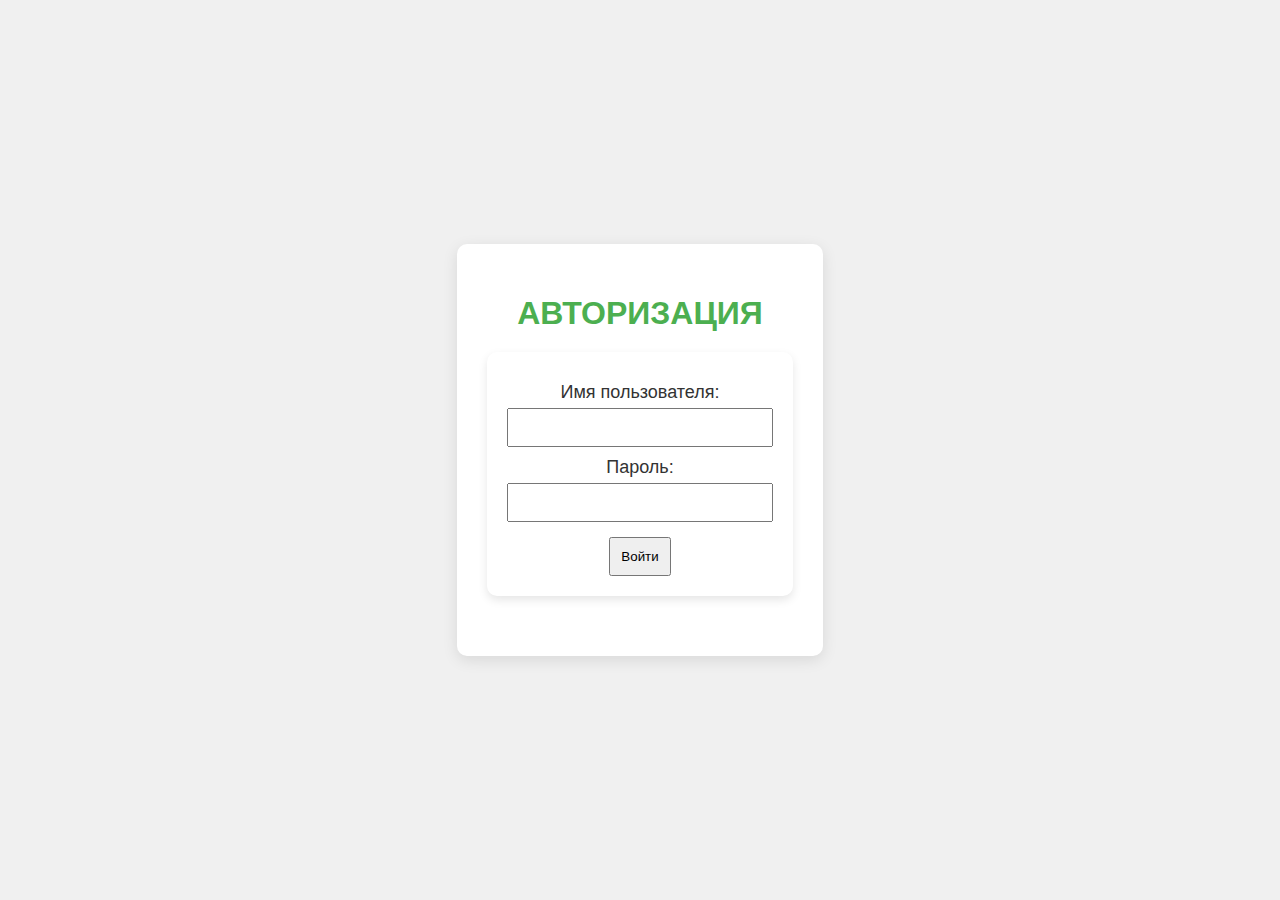
<file: index.html>
<!DOCTYPE html>
<html lang="ru">
<head>
    <meta charset="UTF-8">
    <meta name="viewport" content="width=device-width, initial-scale=1.0">
    <title>Авторизация</title>
    <link rel="stylesheet" href="style.css">
    <style>
        /* Добавляем отступы между элементами формы */
        form label {
            display: block; /* Заставляем метки занимать всю ширину */
            margin-top: 10px; /* Отступ сверху */
        }

        form input[type="text"],
        form input[type="password"] {
            margin-top: 5px; /* Отступ сверху для полей ввода */
            width: 100%; /* Поля ввода займут всю ширину контейнера */
            padding: 10px; /* Внутренний отступ для удобства ввода */
            box-sizing: border-box; /* Учитываем внутренние отступы в ширину */
        }

        form input[type="submit"] {
            margin-top: 15px; /* Отступ сверху для кнопки отправки */
            padding: 10px; /* Внутренний отступ для кнопки */
            cursor: pointer; /* Изменяем курсор при наведении на кнопку */
        }
    </style>
</head>
<body>
    <div class="container">
        <h1>Авторизация</h1>
        <form id="loginForm" onsubmit="return checkLogin()">
            <label for="username">Имя пользователя:</label>
            <input type="text" id="username" name="username" required>

            <label for="password">Пароль:</label>
            <input type="password" id="password" name="password" required>

            <input type="submit" value="Войти">
        </form>
        <p id="message" style="color: red;"></p>
    </div>

    <script>
        function checkLogin() {
            const username = document.getElementById("username").value;
            const password = document.getElementById("password").value;

            // Константы логина и пароля
            const correctUsername = "admin";
            const correctPassword = "123456";

            // Проверка введённых данных
            if (username === correctUsername && password === correctPassword) {
                window.location.href = "main_site.html"; // Перенаправление на главную страницу
                return false; // Предотвращение отправки формы
            } else {
                document.getElementById("message").innerText = "Неверное имя пользователя или пароль.";
                return false; // Предотвращение отправки формы
            }
        }
    </script>
</body>
</html>
</file>
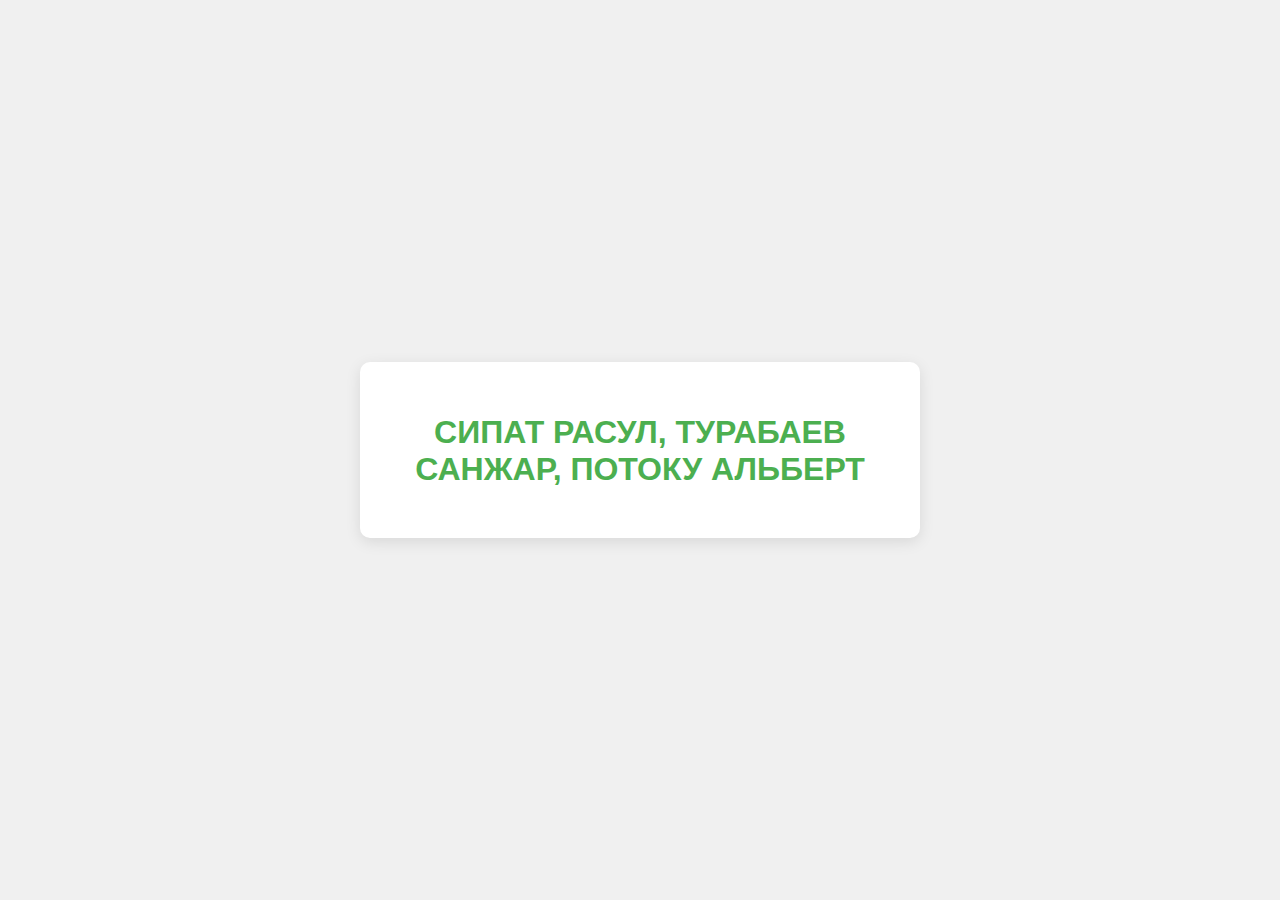
<file: authors.html>
<!DOCTYPE html>
<html lang="ru">
   <head>
    <meta charset="UTF-8">
    <meta name="viewport" content="width=device-width, initial-scale=1.0">
    <title>Сайт ВТ2310</title>
    <link rel="stylesheet" href="style.css">
    <title>Авторы</title>
      <title>HTML Document</title>
   </head>
   <body >
      <div class="container">
        <h1>Сипат Расул, Турабаев Санжар, Потоку Альберт</h1>
      </div>
   </body>
</html>
</file>
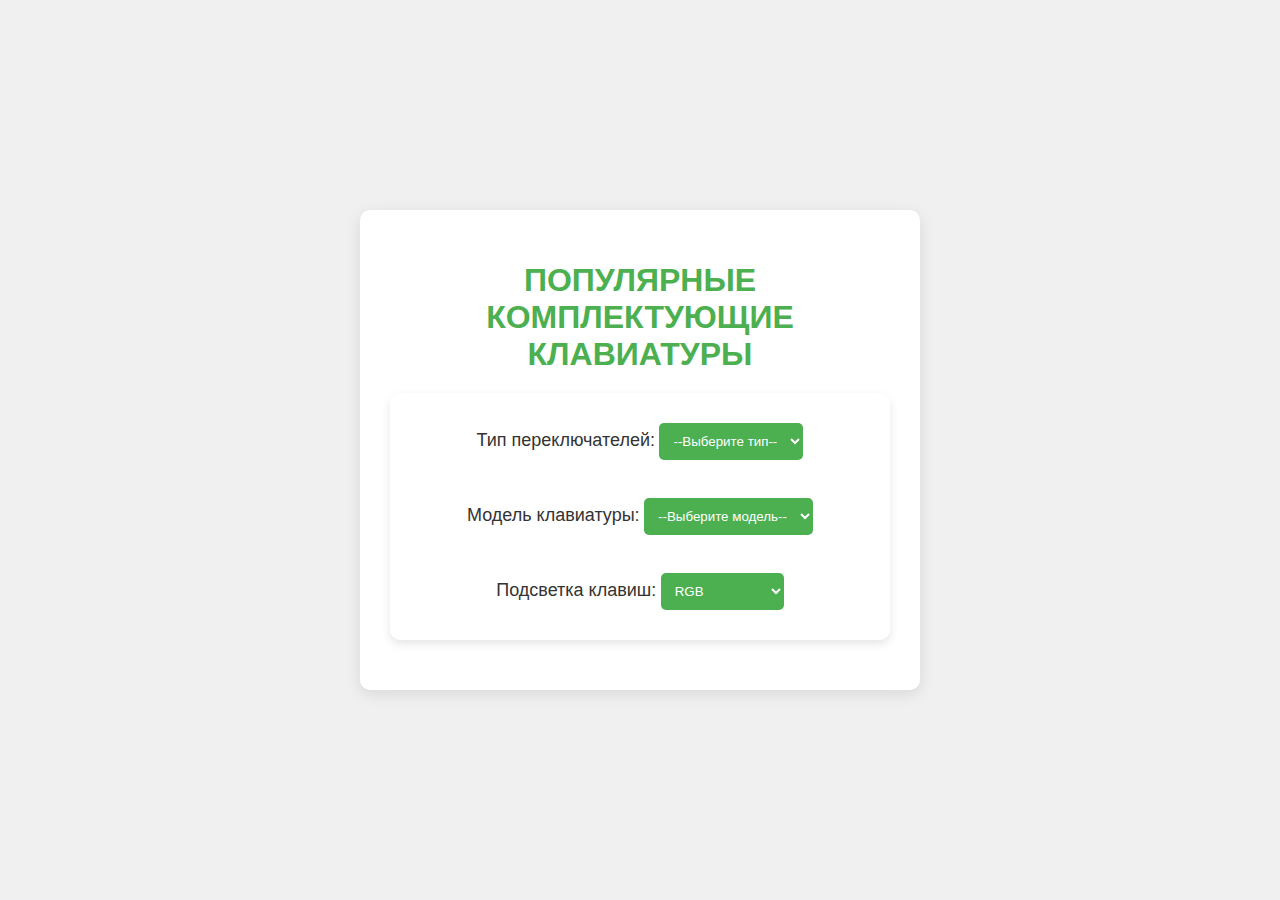
<file: components.html>
<!DOCTYPE html>
<html lang="ru">
<head>
    <meta charset="UTF-8">
    <meta name="viewport" content="width=device-width, initial-scale=1.0">
    <title>Комплектующие клавиатуры</title>
    <link rel="stylesheet" href="style.css">
    <script>
        function updateModels() {
            const switchType = document.getElementById('switchType').value;
            const modelSelect = document.getElementById('models');
            
            modelSelect.innerHTML = '';
            
            let models = [];
            if (switchType === 'Механические') {
                models = ['Logitech G Pro', 'Razer BlackWidow', 'Corsair K95'];
            } else if (switchType === 'Мембранные') {
                models = ['Microsoft Ergonomic Keyboard', 'Logitech K120', 'HP 100'];
            } else if (switchType === 'Оптические') {
                models = ['Razer Huntsman', 'SteelSeries Apex Pro', 'Asus ROG Strix Scope RX'];
            }

            models.forEach(model => {
                const option = document.createElement('option');
                option.text = model;
                modelSelect.add(option);
            });
        }

        function displaySelection() {
            const switchType = document.getElementById('switchType').value;
            const model = document.getElementById('models').value;
            const lighting = document.querySelector('select[name="lighting"]').value;
            const connection = document.querySelector('select[name="connection"]').value;

            if (switchType && model && lighting && connection) {
                alert(`Вы выбрали:\nТип переключателей: ${switchType}\nМодель: ${model}\nПодсветка: ${lighting}\nТип подключения: ${connection}`);
            } else {
                alert("Пожалуйста, выберите все параметры.");
            }
        }
    </script>
</head>
<body>
    <div class="container">
        <h1>Популярные комплектующие клавиатуры</h1>
        <form>
            <label>Тип переключателей:</label>
            <select id="switchType" onchange="updateModels()">
                <option value="">--Выберите тип--</option>
                <option value="Механические">Механические</option>
                <option value="Мембранные">Мембранные</option>
                <option value="Оптические">Оптические</option>
            </select><br><br>

            <label>Модель клавиатуры:</label>
            <select id="models">
                <option value="">--Выберите модель--</option>
            </select><br><br>

            <label>Подсветка клавиш:</label>
            <select name="lighting">
                <option value="RGB">RGB</option>
                <option value="Одноцветная">Одноцветная
</file>
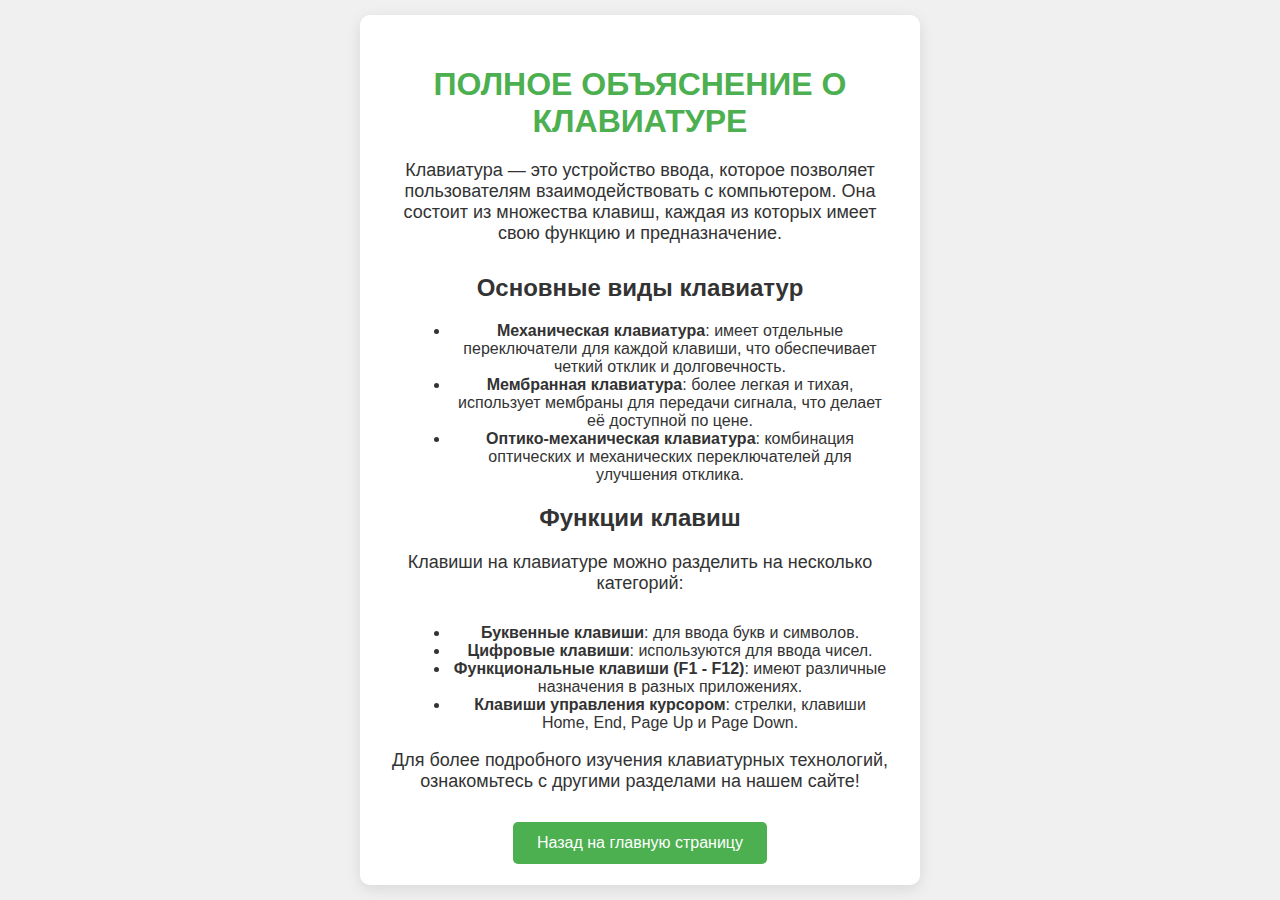
<file: keyboard.html>
<!DOCTYPE html>
<html lang="ru">
<head>
    <meta charset="UTF-8">
    <meta name="viewport" content="width=device-width, initial-scale=1.0">
    <title>Информация о клавиатуре</title>
    <link rel="stylesheet" href="style.css">
</head>
<body>
    <div class="container">
        <h1>Полное объяснение о клавиатуре</h1>
        <p>Клавиатура — это устройство ввода, которое позволяет пользователям взаимодействовать с компьютером. Она состоит из множества клавиш, каждая из которых имеет свою функцию и предназначение.</p>
        
        <h2>Основные виды клавиатур</h2>
        <ul>
            <li><strong>Механическая клавиатура</strong>: имеет отдельные переключатели для каждой клавиши, что обеспечивает четкий отклик и долговечность.</li>
            <li><strong>Мембранная клавиатура</strong>: более легкая и тихая, использует мембраны для передачи сигнала, что делает её доступной по цене.</li>
            <li><strong>Оптико-механическая клавиатура</strong>: комбинация оптических и механических переключателей для улучшения отклика.</li>
        </ul>

        <h2>Функции клавиш</h2>
        <p>Клавиши на клавиатуре можно разделить на несколько категорий:</p>
        <ul>
            <li><strong>Буквенные клавиши</strong>: для ввода букв и символов.</li>
            <li><strong>Цифровые клавиши</strong>: используются для ввода чисел.</li>
            <li><strong>Функциональные клавиши (F1 - F12)</strong>: имеют различные назначения в разных приложениях.</li>
            <li><strong>Клавиши управления курсором</strong>: стрелки, клавиши Home, End, Page Up и Page Down.</li>
        </ul>

        <p>Для более подробного изучения клавиатурных технологий, ознакомьтесь с другими разделами на нашем сайте!</p>

        <a href="index.html">Назад на главную страницу</a>
    </div>
</body>
</html>
</file>
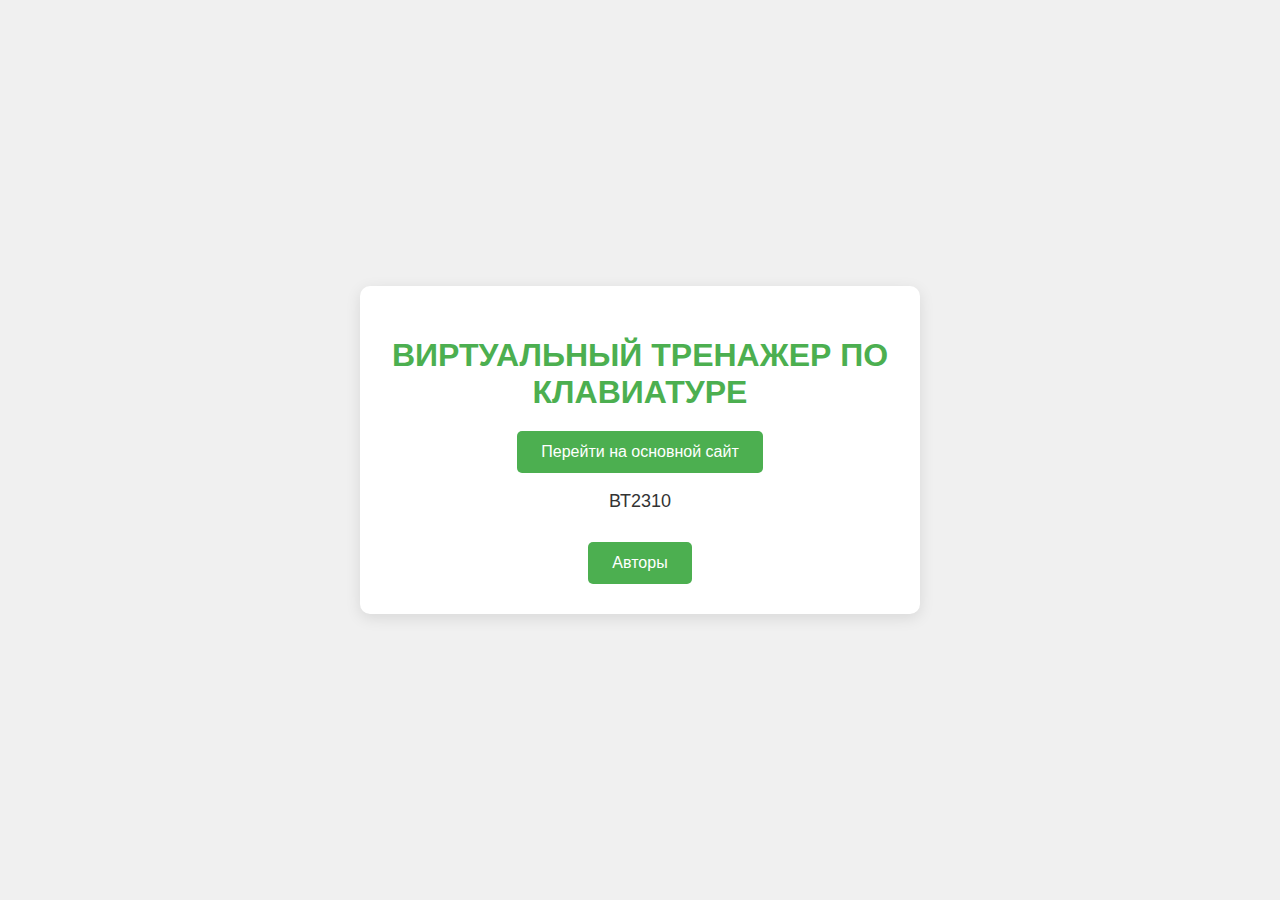
<file: main.html>
<!DOCTYPE html>
<html lang="ru">
   <head>
    <meta charset="UTF-8">
    <meta name="viewport" content="width=device-width, initial-scale=1.0">
    <title>Сайт ВТ2310</title>
    <link rel="stylesheet" href="style.css">
    <title>Главная страница</title>
      <title>HTML Document</title>
   </head>
   <body >
      <div class="container">
        <h1>Виртуальный тренажер по клавиатуре</h1>
        <a href="index.html">Перейти на основной сайт</a>
        <p>ВТ2310</p> 
        <a href="authors.html">Авторы</a>
      </div>
   </body>
</html>
</file>
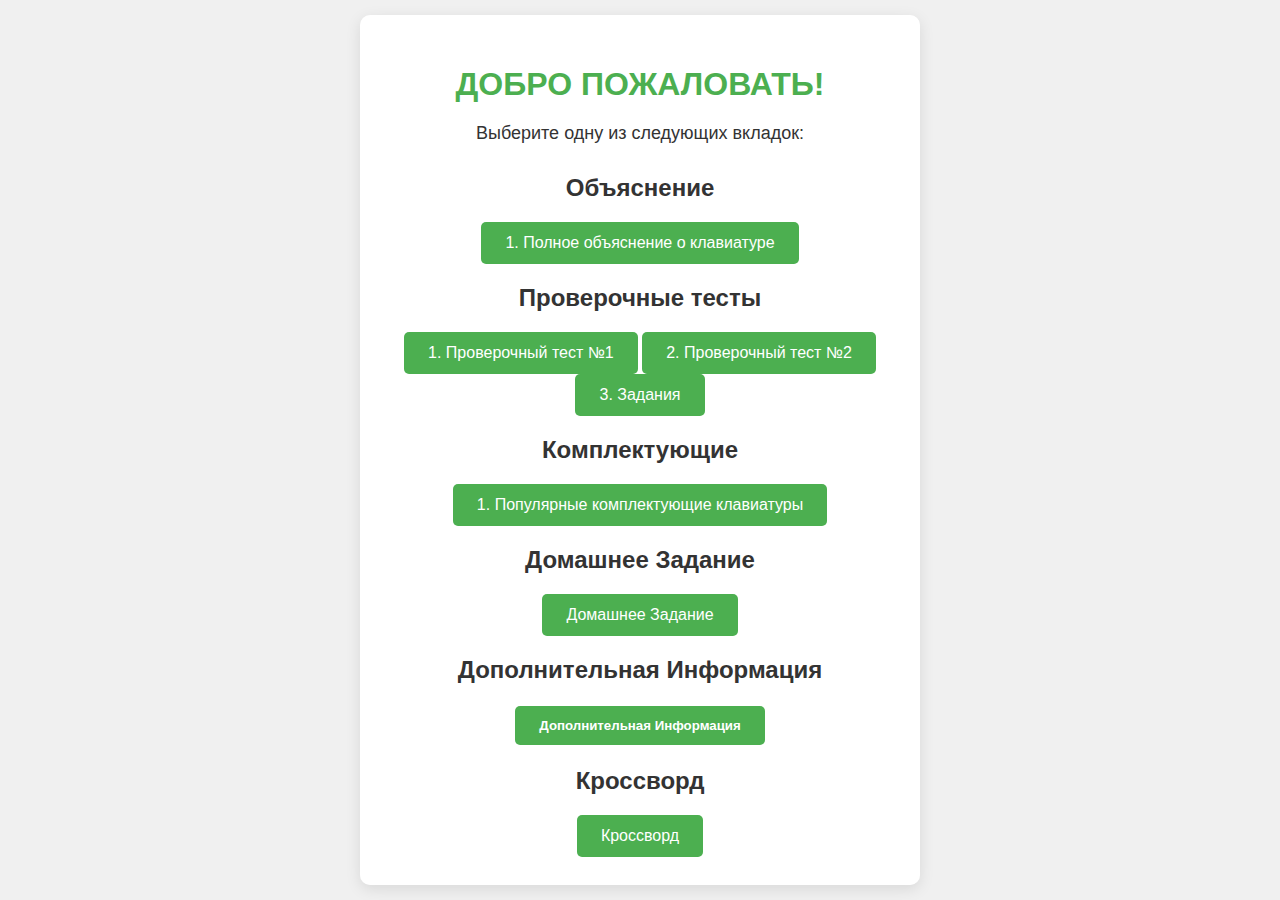
<file: main_site.html>
<!DOCTYPE html>
<html lang="ru">
<head>
    <meta charset="UTF-8">
    <meta name="viewport" content="width=device-width, initial-scale=1.0">
    <title>Главная страница</title>
    <link rel="stylesheet" href="style.css">
</head>
<body>
    <div class="container">
        <h1>Добро пожаловать!</h1>
        <p>Выберите одну из следующих вкладок:</p>
        <h2> Объяснение </h2>
        <a href="keyboard.html">1. Полное объяснение о клавиатуре</a>
        <h2> Проверочные тесты </h1>
        <a href="test.html">1. Проверочный тест №1</a>
        <a href="test2.html">2. Проверочный тест  №2</a>
        <a href="task.html">3. Задания</a>
        <h2> Комплектующие </h2>
        <a href="components.html">1. Популярные комплектующие клавиатуры</a>
        <h2> Домашнее Задание </h2>
        <a href="test_homework.html">Домашнее Задание</a>
        <h2>Дополнительная Информация</h2>
        <h5><a href="main.html">Дополнительная Информация</a></h5>
        <h2> Кроссворд</h2>
        <a href="https://interacty.me/projects/35cf44cc51eccc45">Кроссворд</a>
    </div>
</body>
</html>
</file>
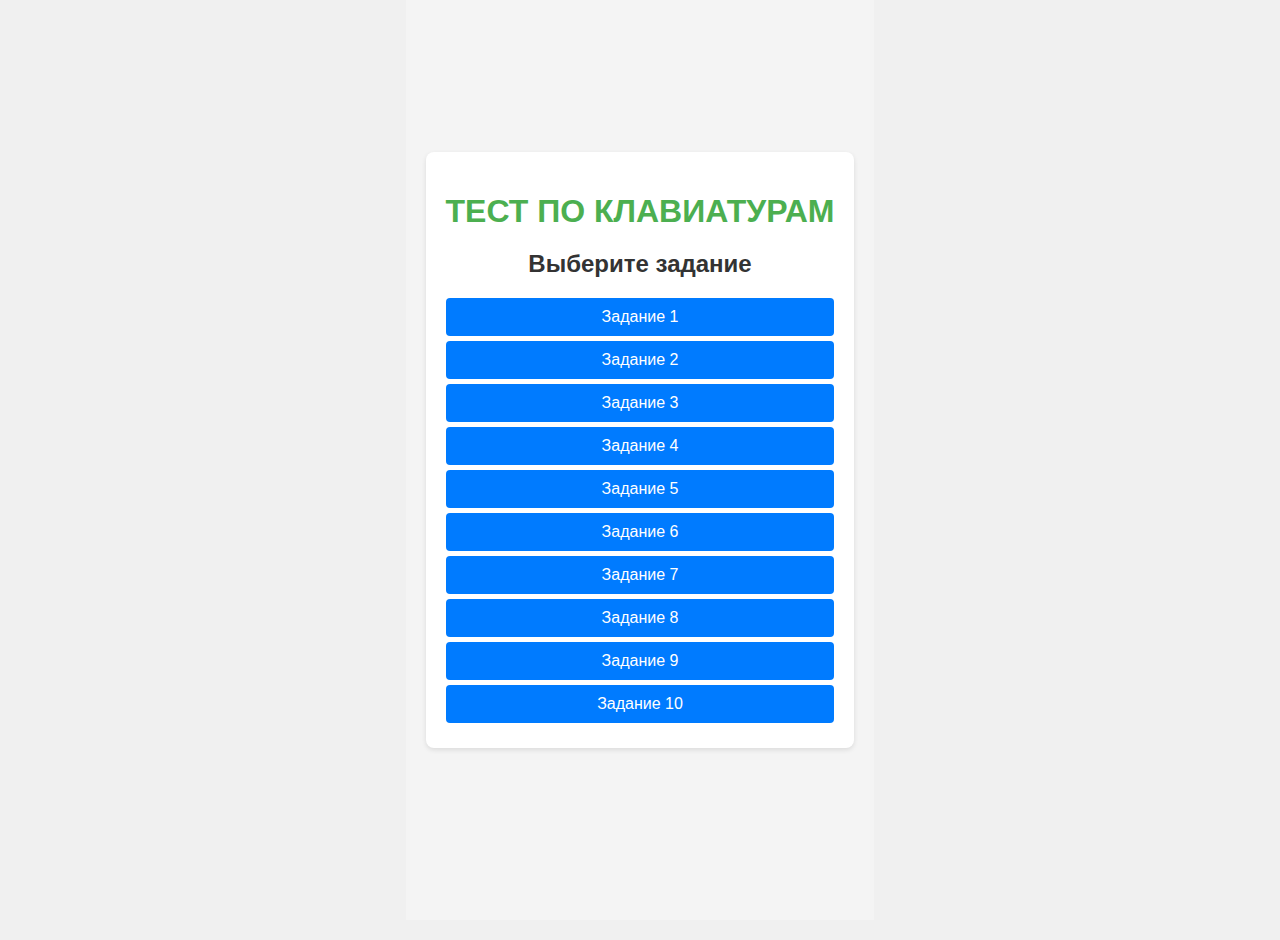
<file: task.html>
<!DOCTYPE html>
<html lang="ru">
<head>
    <meta charset="UTF-8">
    <meta name="viewport" content="width=device-width, initial-scale=1.0">
    <title>Тест по клавиатурам</title>
    <link rel="stylesheet" href="style.css">
    <style>
        body {
            font-family: Arial, sans-serif;
            margin: 0;
            padding: 20px;
            background-color: #f4f4f4;
        }
        .container {
            max-width: 800px;
            margin: auto;
            background: white;
            padding: 20px;
            border-radius: 8px;
            box-shadow: 0 2px 5px rgba(0,0,0,0.1);
        }
        h1, h2 {
            text-align: center;
        }
        button {
            display: block;
            width: 100%;
            padding: 10px;
            margin: 5px 0;
            border: none;
            background-color: #007bff;
            color: white;
            font-size: 16px;
            cursor: pointer;
            border-radius: 4px;
        }
        button:hover {
            background-color: #0056b3;
        }
        .task {
            display: none;
            margin-top: 20px;
        }
        .task.active {
            display: block;
        }
    </style>
</head>
<body>
    <div class="container">
        <h1>Тест по клавиатурам</h1>
        <h2>Выберите задание</h2>

        <!-- Вкладки с заданиями -->
        <button onclick="showTask(1)">Задание 1</button>
        <button onclick="showTask(2)">Задание 2</button>
        <button onclick="showTask(3)">Задание 3</button>
        <button onclick="showTask(4)">Задание 4</button>
        <button onclick="showTask(5)">Задание 5</button>
        <button onclick="showTask(6)">Задание 6</button>
        <button onclick="showTask(7)">Задание 7</button>
        <button onclick="showTask(8)">Задание 8</button>
        <button onclick="showTask(9)">Задание 9</button>
        <button onclick="showTask(10)">Задание 10</button>

        <!-- Задания -->
        <div id="task1" class="task">
            <h2>Задание 1</h2>
            <p>Какой тип клавиатуры использует механические переключатели для каждой клавиши?</p>
        </div>
        <div id="task2" class="task">
            <h2>Задание 2</h2>
            <p>Какой тип клавиатуры обычно тише и дешевле в производстве?</p>
        </div>
        <div id="task3" class="task">
            <h2>Задание 3</h2>
            <p>Какая клавиша позволяет переключаться между заглавными и строчными буквами?</p>
        </div>
        <div id="task4" class="task">
            <h2>Задание 4</h2>
            <p>Какие клавиши используются для управления курсором на экране?</p>
        </div>
        <div id="task5" class="task">
            <h2>Задание 5</h2>
            <p>Какая клавиатура сочетает в себе оптические и механические переключатели?</p>
        </div>
        <div id="task6" class="task">
            <h2>Задание 6</h2>
            <p>Какой тип клавиатуры лучше всего подходит для путешествий?</p>
        </div>
        <div id="task7" class="task">
            <h2>Задание 7</h2>
            <p>Какие клавиши обычно используются для выполнения специальных команд в программах?</p>
        </div>
        <div id="task8" class="task">
            <h2>Задание 8</h2>
            <p>Какая клавиатура будет более удобной для геймеров, чтобы быстро реагировать?</p>
        </div>
        <div id="task9" class="task">
            <h2>Задание 9</h2>
            <p>Какая клавиатура лучше всего подойдёт для писателя, который много печатает ежедневно?</p>
        </div>
        <div id="task10" class="task">
            <h2>Задание 10</h2>
            <p>Какой тип клавиатуры считается более надежным и долговечным?</p>
        </div>
    </div>

    <script>
        function showTask(taskNumber) {
            const tasks = document.querySelectorAll('.task');
            tasks.forEach(task => {
                task.classList.remove('active');
            });
            document.getElementById('task' + taskNumber).classList.add('active');
        }
    </script>
</body>
</html>
</file>
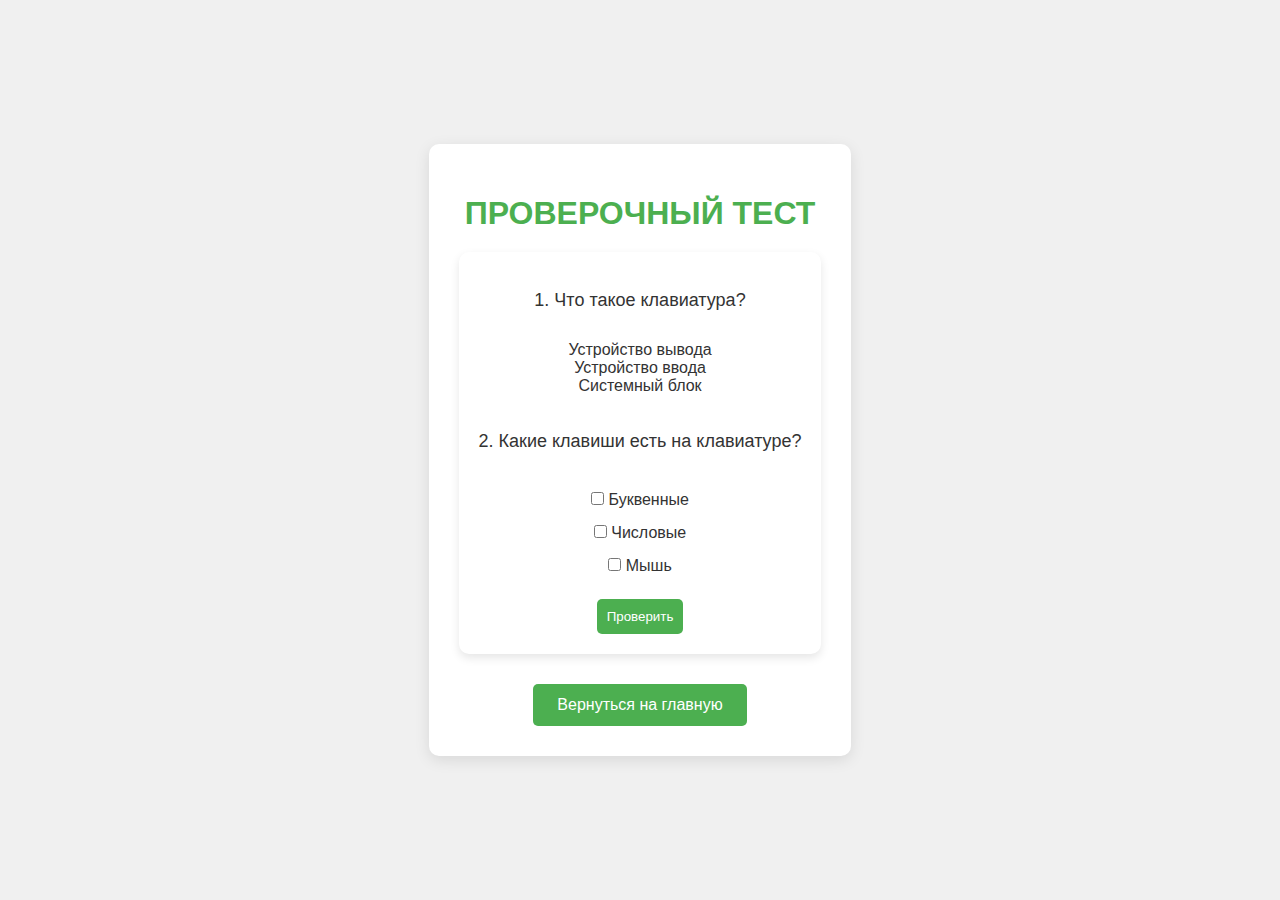
<file: test.html>
<!DOCTYPE html>
<html lang="ru">
<head>
    <meta charset="UTF-8">
    <meta name="viewport" content="width=device-width, initial-scale=1.0">
    <title>Проверочный тест</title>
    <link rel="stylesheet" href="style.css">
</head>
<body>
    <div class="container">
        <h1>Проверочный тест</h1>
        <form id="testForm">
            <p>1. Что такое клавиатура?</p>
            <input type="radio" name="q1" value="Устройство вывода"> Устройство вывода<br>
            <input type="radio" name="q1" value="Устройство ввода"> Устройство ввода<br>
            <input type="radio" name="q1" value="Системный блок"> Системный блок<br><br>

            <p>2. Какие клавиши есть на клавиатуре?</p>
            <input type="checkbox" name="q2" value="Буквенные"> Буквенные<br>
            <input type="checkbox" name="q2" value="Числовые"> Числовые<br>
            <input type="checkbox" name="q2" value="Мышь"> Мышь<br><br>

            <input type="button" value="Проверить" onclick="checkAnswers()">
        </form>

        <p id="result"></p>

        <a href="index.html">Вернуться на главную</a>
    </div>

    <script>
        function checkAnswers() {
            let score = 0;

            const q1 = document.querySelector('input[name="q1"]:checked');
            if (q1 && q1.value === "Устройство ввода") {
                score++;
            }

            const q2 = document.querySelectorAll('input[name="q2"]:checked');
            if (q2.length === 2 && Array.from(q2).every(item => item.value !== "Мышь")) {
                score++;
            }

            document.getElementById("result").textContent = "Ваш результат: " + score + "/2";
        }
    </script>
</body>
</html>
</file>
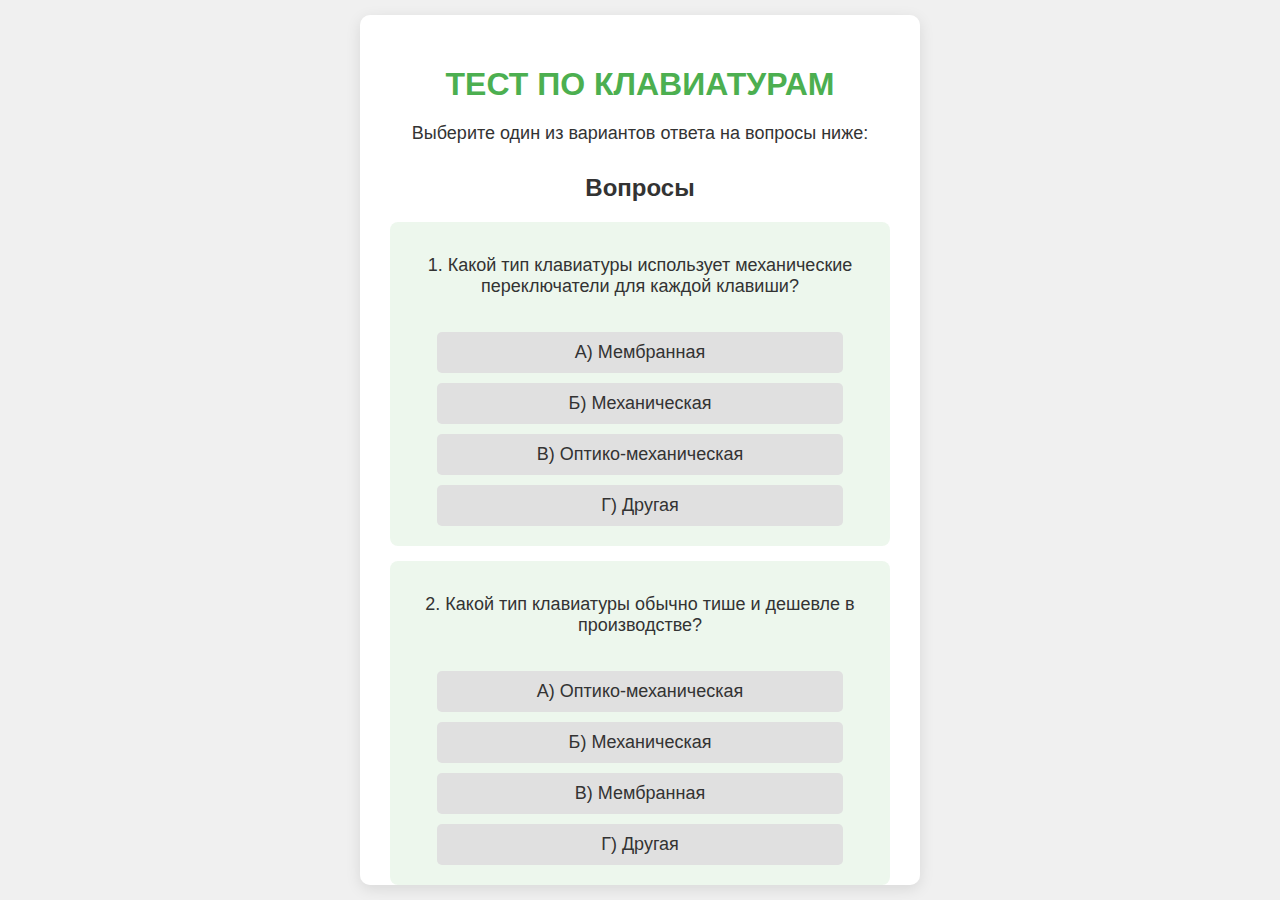
<file: test2.html>
<!DOCTYPE html>
<html lang="ru">
<head>
    <meta charset="UTF-8">
    <meta name="viewport" content="width=device-width, initial-scale=1.0">
    <title>Тест по клавиатурам</title>
    <link rel="stylesheet" href="style.css">
</head>
<body>
    <div class="container">
        <h1>Тест по клавиатурам</h1>
        <p>Выберите один из вариантов ответа на вопросы ниже:</p>

        <div class="task">
            <h2>Вопросы</h2>

            <!-- Задание 1 -->
            <div class="question">
                <p>1. Какой тип клавиатуры использует механические переключатели для каждой клавиши?</p>
                <div class="options">
                    <input type="radio" id="q1a" name="q1" value="А">
                    <label for="q1a">А) Мембранная</label>
                    <input type="radio" id="q1b" name="q1" value="Б">
                    <label for="q1b">Б) Механическая</label>
                    <input type="radio" id="q1c" name="q1" value="В">
                    <label for="q1c">В) Оптико-механическая</label>
                    <input type="radio" id="q1d" name="q1" value="Г">
                    <label for="q1d">Г) Другая</label>
                </div>
            </div>

            <!-- Задание 2 -->
            <div class="question">
                <p>2. Какой тип клавиатуры обычно тише и дешевле в производстве?</p>
                <div class="options">
                    <input type="radio" id="q2a" name="q2" value="А">
                    <label for="q2a">А) Оптико-механическая</label>
                    <input type="radio" id="q2b" name="q2" value="Б">
                    <label for="q2b">Б) Механическая</label>
                    <input type="radio" id="q2c" name="q2" value="В">
                    <label for="q2c">В) Мембранная</label>
                    <input type="radio" id="q2d" name="q2" value="Г">
                    <label for="q2d">Г) Другая</label>
                </div>
            </div>

            <!-- Задание 3 -->
            <div class="question">
                <p>3. Какая клавиша позволяет переключаться между заглавными и строчными буквами?</p>
                <div class="options">
                    <input type="radio" id="q3a" name="q3" value="А">
                    <label for="q3a">А) Tab</label>
                    <input type="radio" id="q3b" name="q3" value="Б">
                    <label for="q3b">Б) Caps Lock</label>
                    <input type="radio" id="q3c" name="q3" value="В">
                    <label for="q3c">В) Shift</label>
                    <input type="radio" id="q3d" name="q3" value="Г">
                    <label for="q3d">Г) Ctrl</label>
                </div>
            </div>

            <!-- Задание 4 -->
            <div class="question">
                <p>4. Какие клавиши используются для управления курсором на экране?</p>
                <div class="options">
                    <input type="radio" id="q4a" name="q4" value="А">
                    <label for="q4a">А) Функциональные</label>
                    <input type="radio" id="q4b" name="q4" value="Б">
                    <label for="q4b">Б) Клавиши-стрелки</label>
                    <input type="radio" id="q4c" name="q4" value="В">
                    <label for="q4c">В) Цифровые</label>
                    <input type="radio" id="q4d" name="q4" value="Г">
                    <label for="q4d">Г) Все вышеперечисленные</label>
                </div>
            </div>

            <!-- Задание 5 -->
            <div class="question">
                <p>5. Какая клавиатура сочетает в себе оптические и механические переключатели?</p>
                <div class="options">
                    <input type="radio" id="q5a" name="q5" value="А">
                    <label for="q5a">А) Мембранная</label>
                    <input type="radio" id="q5b" name="q5" value="Б">
                    <label for="q5b">Б) Механическая</label>
                    <input type="radio" id="q5c" name="q5" value="В">
                    <label for="q5c">В) Оптико-механическая</label>
                    <input type="radio" id="q5d" name="q5" value="Г">
                    <label for="q5d">Г) Другая</label>
                </div>
            </div>

            <!-- Задание 6 -->
            <div class="question">
                <p>6. Какой тип клавиатуры лучше всего подходит для путешествий?</p>
                <div class="options">
                    <input type="radio" id="q6a" name="q6" value="А">
                    <label for="q6a">А) Полноразмерная механическая</label>
                    <input type="radio" id="q6b" name="q6" value="Б">
                    <label for="q6b">Б) Мембранная компактная</label>
                    <input type="radio" id="q6c" name="q6" value="В">
                    <label for="q6c">В) Механическая без цифрового блока</label>
                    <input type="radio" id="q6d" name="q6" value="Г">
                    <label for="q6d">Г) Другая</label>
                </div>
            </div>

            <!-- Задание 7 -->
            <div class="question">
                <p>7. Какие клавиши обычно используются для выполнения специальных команд в программах?</p>
                <div class="options">
                    <input type="radio" id="q7a" name="q7" value="А">
                    <label for="q7a">А) Буквенные</label>
                    <input type="radio" id="q7b" name="q7" value="Б">
                    <label for="q7b">Б) Функциональные (F1 - F12)</label>
                    <input type="radio" id="q7c" name="q7" value="В">
                    <label for="q7c">В) Клавиши управления курсором</label>
                    <input type="radio" id="q7d" name="q7" value="Г">
                    <label for="q7d">Г) Другая</label>
                </div>
            </div>

            <!-- Задание 8 -->
            <div class="question">
                <p>8. Какая клавиатура будет более удобной для геймеров, чтобы быстро реагировать?</p>
                <div class="options">
                    <input type="radio" id="q8a" name="q8" value="А">
                    <label for="q8a">А) Механическая с Cherry MX Red</label>
                    <input type="radio" id="q8b" name="q8" value="Б">
                    <label for="q8b">Б) Мембранная с мягким ходом</label>
                    <input type="radio" id="q8c" name="q8" value="В">
                    <label for="q8c">В) Оптико-механическая</label>
                    <input type="radio" id="q8d" name="q8" value="Г">
                    <label for="q8d">Г) Другая</label>
                </div>
            </div>

            <!-- Задание 9 -->
            <div class="question">
                <p>9. Какая клавиатура лучше всего подойдёт для писателя, который много печатает ежедневно?</p>
                <div class="options">
                    <input type="radio" id="q9a" name="q9" value="А">
                    <label for="q9a">А) Механическая</label>
                    <input type="radio" id="q9b" name="q9" value="Б">
                    <label for="q9b">Б) Мембранная</label>
                    <input type="radio" id="q9c" name="q9" value="В">
                    <label for="q9c">В) Оптико-механическая</label>
                    <input type="radio" id="q9d" name="q9" value="Г">
                    <label for="q9d">Г) Другая</label>
                </div>
            </div>

            <!-- Задание 10 -->
            <div class="question">
                <p>10. Какой тип клавиатуры считается более надежным и долговечным?</p>
                <div class="options">
                    <input type="radio" id="q10a" name="q10" value="А">
                    <label for="q10a">А) Мембранная</label>
                    <input type="radio" id="q10b" name="q10" value="Б">
                    <label for="q10b">Б) Механическая</label>
                    <input type="radio" id="q10c" name="q10" value="В">
                    <label for="q10c">В) Оптико-механическая</label>
                    <input type="radio" id="q10d" name="q10" value="Г">
                    <label for="q10d">Г) Другая</label>
                </div>
            </div>

            <button id="submit">Отправить</button>
            <p id="result"></p>
        </div>
    </div>

    <script>
        document.getElementById('submit').addEventListener('click', function() {
            const answers = {
                q1: 'Б',
                q2: 'В',
                q3: 'Б',
                q4: 'Б',
                q5: 'В',
                q6: 'В',
                q7: 'Б',
                q8: 'А',
                q9: 'А',
                q10: 'Б'
            };

            let score = 0;
            let totalQuestions = Object.keys(answers).length;

            for (let question in answers) {
                const selected = document.querySelector(`input[name="${question}"]:checked`);
                if (selected && selected.value === answers[question]) {
                    score++;
                }
            }

            const resultText = `Вы ответили правильно на ${score} из ${totalQuestions} вопросов.`;
            document.getElementById('result').innerText = resultText;
        });
    </script>
</body>
</html>
</file>
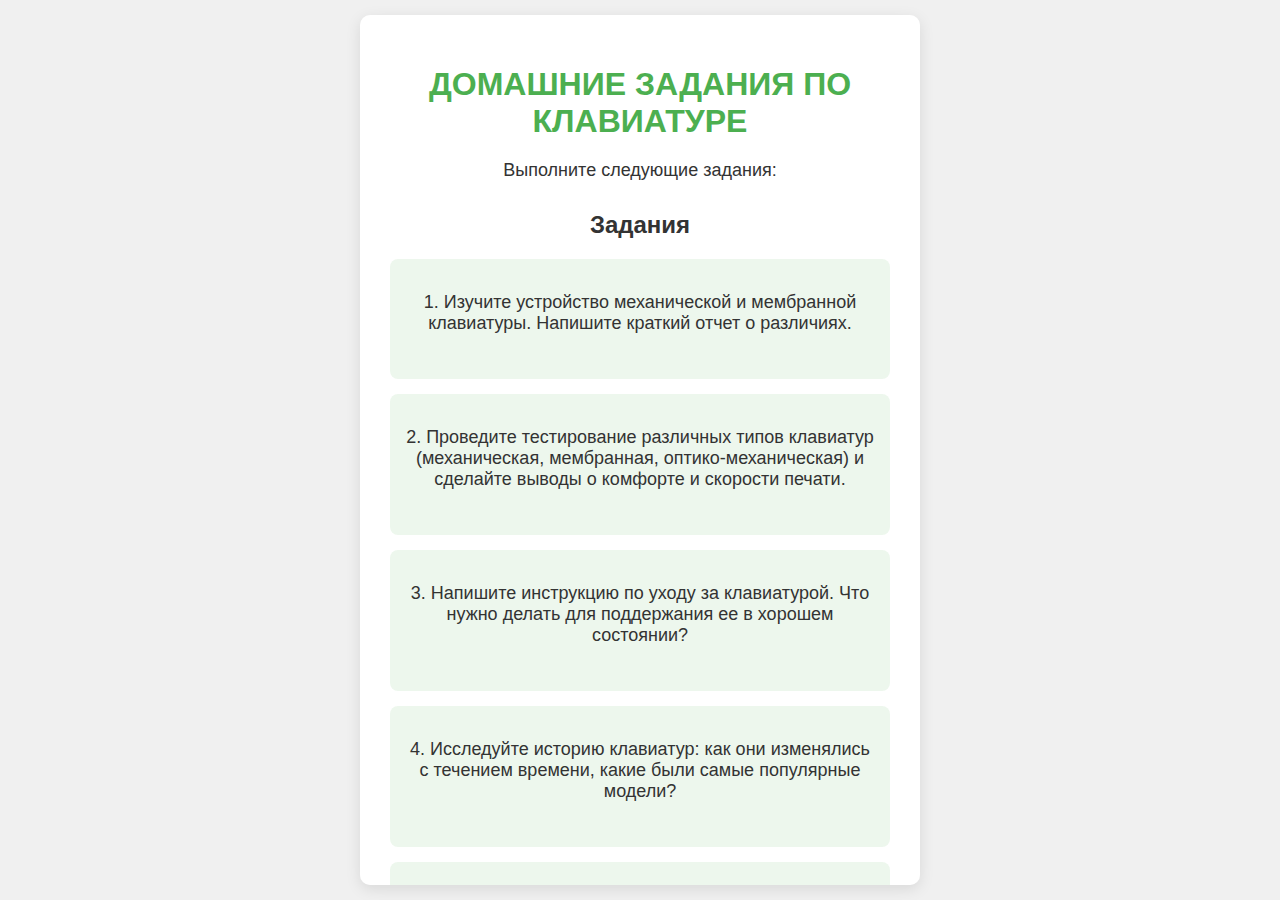
<file: test_homework.html>
<!DOCTYPE html>
<html lang="ru">
<head>
    <meta charset="UTF-8">
    <meta name="viewport" content="width=device-width, initial-scale=1.0">
    <title>Домашние задания по клавиатуре</title>
    <link rel="stylesheet" href="style.css">
</head>
<body>
    <div class="container">
        <h1>Домашние задания по клавиатуре</h1>
        <p>Выполните следующие задания:</p>

        <div class="task">
            <h2>Задания</h2>

            <!-- Задание 1 -->
            <div class="question">
                <p>1. Изучите устройство механической и мембранной клавиатуры. Напишите краткий отчет о различиях.</p>
            </div>

            <!-- Задание 2 -->
            <div class="question">
                <p>2. Проведите тестирование различных типов клавиатур (механическая, мембранная, оптико-механическая) и сделайте выводы о комфорте и скорости печати.</p>
            </div>

            <!-- Задание 3 -->
            <div class="question">
                <p>3. Напишите инструкцию по уходу за клавиатурой. Что нужно делать для поддержания ее в хорошем состоянии?</p>
            </div>

            <!-- Задание 4 -->
            <div class="question">
                <p>4. Исследуйте историю клавиатур: как они изменялись с течением времени, какие были самые популярные модели?</p>
            </div>

            <!-- Задание 5 -->
            <div class="question">
                <p>5. Создайте список клавиатурных сокращений, которые помогают ускорить работу с компьютером. Поделитесь ими с классом.</p>
            </div>

            <!-- Задание 6 -->
            <div class="question">
                <p>6. Изучите и напишите о различных видах переключателей клавиш, используемых в механических клавиатурах.</p>
            </div>

            <!-- Задание 7 -->
            <div class="question">
                <p>7. Подготовьте презентацию о том, как выбрать подходящую клавиатуру для игр или работы.</p>
            </div>

            <!-- Задание 8 -->
            <div class="question">
                <p>8. Опишите, какие клавиши на клавиатуре чаще всего используются для программирования и почему.</p>
            </div>

            <!-- Задание 9 -->
            <div class="question">
                <p>9. Напишите эссе на тему "Как клавиатура влияет на производительность и комфорт работы за компьютером".</p>
            </div>

            <!-- Задание 10 -->
            <div class="question">
                <p>10. Исследуйте клавиатуры для людей с ограниченными возможностями: какие особенности и решения они предлагают?</p>
            </div>
        </div>

        <a href="index.html">Назад на главную страницу</a>
    </div>
</body>
</html>
</file>
<file: style.css>
/* Общие стили */
body, html {
    margin: 0;
    padding: 0;
    height: 100%;
    display: flex;
    align-items: center;
    justify-content: center;
    background: #f0f0f0; /* Светлый фон */
    font-family: Arial, sans-serif;
    color: #333; /* Темно-серый текст */
}

.container {
    text-align: center;
    padding: 30px;
    background: #ffffff; /* Белый фон */
    border-radius: 10px;
    box-shadow: 0 4px 15px rgba(0, 0, 0, 0.1);
    max-width: 500px;
    width: 100%;
    overflow-y: auto; /* Позволяет прокручивать содержимое, если оно не помещается */
    max-height: 90vh; /* Ограничиваем максимальную высоту контейнера */
}

/* Заголовки */
h1 {
    font-size: 2em;
    margin-bottom: 20px;
    font-weight: bold;
    text-transform: uppercase;
    color: #4CAF50; /* Зеленый цвет для заголовка */
}

h2 {
    color: #333; /* Темно-серый цвет для заголовков второго уровня */
}

/* Параграфы и ссылки */
p {
    font-size: 1.2em;
    margin-bottom: 30px;
}

a {
    display: inline-block;
    text-decoration: none;
    color: #ffffff; /* Белый текст */
    background-color: #4CAF50; /* Цвет ссылки */
    padding: 12px 24px;
    border-radius: 5px;
    font-size: 1em;
    transition: background-color 0.3s ease;
}

a:hover {
    background-color: #45a049; /* Цвет ссылки при наведении */
}

/* Стили для вопросов и вариантов ответов */
.question {
    background-color: rgba(76, 175, 80, 0.1); /* Светло-зеленый фон для вопросов */
    padding: 15px;
    border-radius: 8px;
    margin-bottom: 15px;
}

.options {
    display: flex;
    flex-direction: column;
    align-items: center;
}

.options label {
    background-color: #e0e0e0; /* Светло-серый фон для вариантов */
    color: #333; /* Темно-серый текст */
    padding: 10px 15px;
    margin: 5px 0;
    border-radius: 5px;
    cursor: pointer;
    width: 80%; /* Ширина прямоугольников */
    text-align: center;
    transition: background-color 0.3s;
}

.options label:hover {
    background-color: #d3d3d3; /* Цвет при наведении */
}

input[type="radio"] {
    display: none; /* Скрываем стандартные радиокнопки */
}

input[type="radio"]:checked + label {
    background-color: #4CAF50; /* Цвет выбранного варианта */
    color: white;
}

/* Дополнительные стили */
footer {
    margin-top: 20px;
    color: #999;
}

/* Визуальные настройки для формы */
form {
    background-color: #ffffff; /* Белый фон для формы */
    padding: 20px;
    margin: 20px auto;
    max-width: 500px;
    border-radius: 10px;
    box-shadow: 0px 4px 10px rgba(0, 0, 0, 0.1);
}

label, p {
    color: #333; /* Темно-серый текст */
    font-size: 18px;
}

select, input[type="radio"], input[type="checkbox"] {
    background-color: #f0f0f0; /* Светлый фон для элементов ввода */
    color: #333; /* Темно-серый текст */
    border: 1px solid #ccc; /* Светло-серый бордер */
    padding: 5px;
    margin: 10px 0;
    border-radius: 5px;
}

input[type="button"], select {
    cursor: pointer;
    background-color: #4CAF50; /* Зеленый фон для кнопок */
    color: #ffffff; /* Белый текст */
    border: none;
    padding: 10px;
    border-radius: 5px;
    transition: background-color 0.3s;
}

input[type="button"]:hover, select:hover {
    background-color: #45a049; /* Темно-зеленый фон при наведении */
}

#result {
    font-size: 20px;
    font-weight: bold;
    color: #333; /* Темно-серый текст */
}

ul {
    list-style-type: disc;
    margin-left: 20px;
}
</file>
